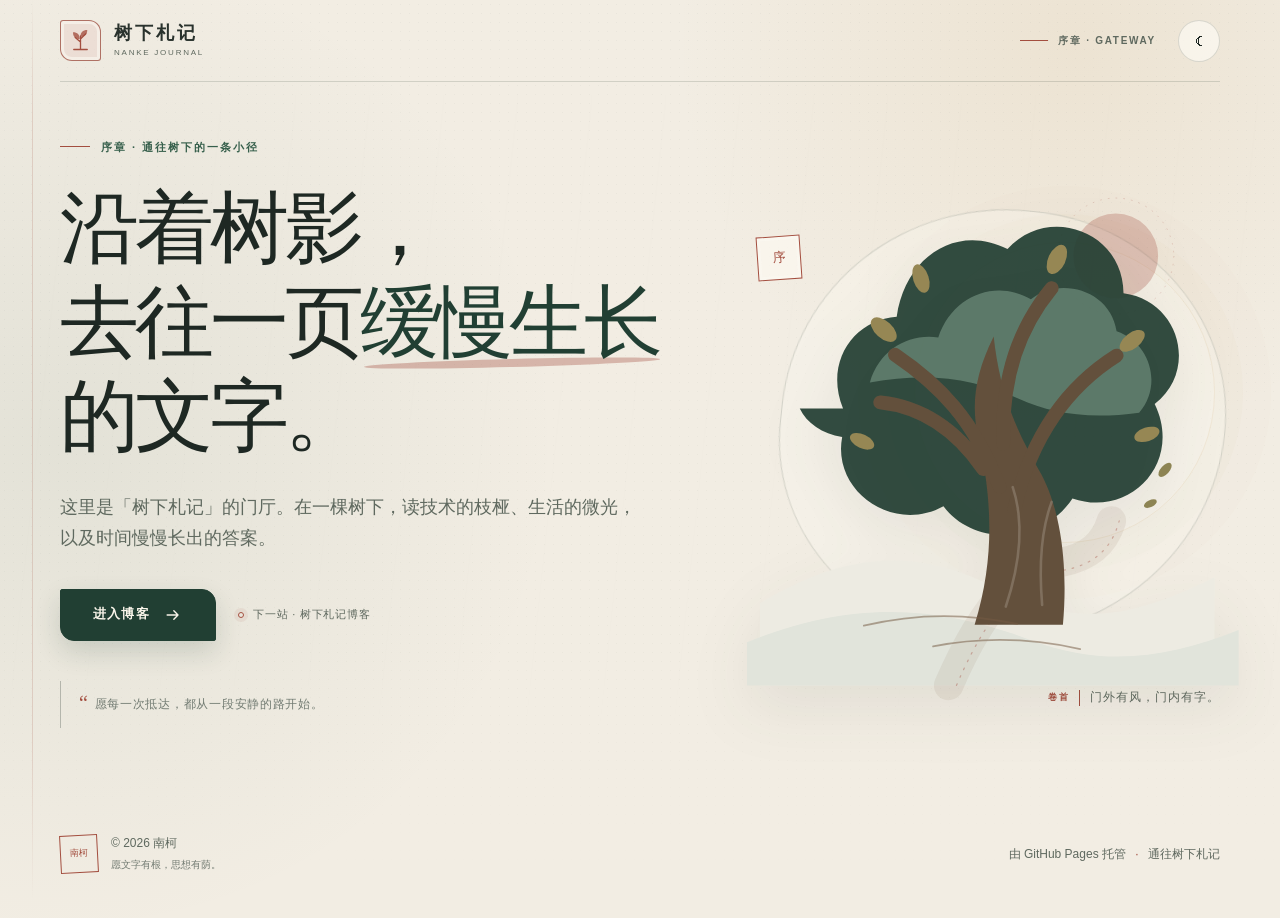
<file: index.html>
<!doctype html>
<html lang="zh-CN">
<head>
  <meta charset="utf-8">
  <meta name="viewport" content="width=device-width, initial-scale=1">
  <meta name="description" content="树下札记的序章——沿着树影，去往一页缓慢生长的文字。">
  <meta name="theme-color" content="#f2ede3" data-theme-color>
  <meta property="og:title" content="树下札记 · 序章">
  <meta property="og:description" content="沿着树影，去往一页缓慢生长的文字。">
  <meta property="og:type" content="website">
  <meta property="og:site_name" content="树下札记">
  <link rel="canonical" href="https://lis0105.github.io/">
  <link rel="icon" href="./assets/favicon.svg" type="image/svg+xml">
  <script>
    try {
      const savedTheme = localStorage.getItem('gateway-theme');
      document.documentElement.dataset.theme = savedTheme || (matchMedia('(prefers-color-scheme: dark)').matches ? 'dark' : 'light');
    } catch (_) {}
  </script>
  <link rel="stylesheet" href="./assets/gateway.css">
  <title>树下札记 · 序章</title>
</head>
<body>
  <a class="skip-link" href="#main">跳到正文</a>

  <header class="site-header">
    <nav class="nav" aria-label="序章导航">
      <a class="brand" href="#main" aria-label="树下札记序章首页">
        <span class="brand-mark" aria-hidden="true">
          <svg viewBox="0 0 36 36">
            <path d="M18 29V12m0 8-7-6m7 2 7-7M9 30h18"/>
            <path class="brand-leaf" d="M8 7c6 0 9 3 9 9-6 0-9-3-9-9Zm19-3c0 6-3 9-9 9 0-6 3-9 9-9Z"/>
          </svg>
        </span>
        <span class="brand-name">
          <strong>树下札记</strong>
          <small>NANKE JOURNAL</small>
        </span>
      </a>

      <div class="nav-tools">
        <span class="chapter-label"><i></i>序章 · GATEWAY</span>
        <button class="icon-button" type="button" data-theme-toggle aria-label="切换深浅色模式" aria-pressed="false">☾</button>
      </div>
    </nav>
  </header>

  <main id="main">
    <section class="gateway" aria-labelledby="gateway-title">
      <div class="gateway-copy">
        <p class="eyebrow"><span></span>序章 · 通往树下的一条小径</p>
        <h1 id="gateway-title">沿着树影，<br>去往一页<em>缓慢生长</em>的文字。</h1>
        <p class="lead">这里是「树下札记」的门厅。在一棵树下，读技术的枝桠、生活的微光，以及时间慢慢长出的答案。</p>

        <div class="gateway-actions">
          <a class="enter-button" data-enter href="http://37246c0e81.qicp.vip/" referrerpolicy="no-referrer">
            <span>进入博客</span>
            <svg viewBox="0 0 24 24" aria-hidden="true">
              <path d="M5 12h13m-5-5 5 5-5 5"/>
            </svg>
          </a>
          <span class="next-stop"><i aria-hidden="true"></i>下一站 · 树下札记博客</span>
        </div>

        <p class="quiet-note"><span>“</span>愿每一次抵达，都从一段安静的路开始。</p>
      </div>

      <figure class="gateway-tree">
        <span class="chapter-stamp" aria-hidden="true">序</span>
        <svg viewBox="0 0 540 600" aria-hidden="true">
          <circle class="tree-sun-ring" cx="419" cy="104" r="67"/>
          <circle class="tree-sun" cx="419" cy="104" r="49"/>
          <path class="tree-hill hill-back" d="M8 505c99-59 180-66 276-16 90 47 159 31 249-14v125H8Z"/>
          <path class="tree-hill" d="M-7 550c121-48 216-44 329-2 84 31 155 21 239-12v64H-7Z"/>
          <path class="path-shadow" d="M226 600c24-56 45-87 66-109 18-19 38-29 63-33 33-6 51-22 59-48"/>
          <path class="path-line" d="M235 600c23-53 43-82 63-102 18-18 37-27 60-31 35-6 56-24 65-57"/>
          <g class="tree-crown">
            <path class="crown-back" d="M104 280c-22-54 13-103 62-106 10-70 70-108 128-78 46-52 134-21 134 51 66 9 86 90 36 128 33 68-29 132-95 109-35 53-114 56-149 9-58 32-129-17-117-80-23-4-41-16-49-33Z"/>
            <path class="crown-light" d="M135 250c11-38 45-57 79-52 16-48 66-68 107-44 33-27 92-11 99 37 40 14 53 63 26 94-58 8-102 1-139-16-51-24-105-31-172-19Z"/>
          </g>
          <g class="tree-wood">
            <path class="tree-trunk" d="M256 530c25-81 19-152 4-217-8-36-4-72 18-116 8 72 29 113 55 159 23 43 31 107 25 174Z"/>
            <path class="tree-branch" d="M285 371c-30-79-71-119-121-153M302 397c19-87 64-144 118-178M289 321c-2-79 19-135 56-180M266 350c-33-48-72-72-119-77"/>
            <path class="tree-grain" d="M292 509c18-54 21-99 8-138m34 136c-4-48-1-87 11-119"/>
          </g>
          <g class="leaves">
            <ellipse cx="151" cy="189" rx="10" ry="18" transform="rotate(-48 151 189)"/>
            <ellipse cx="194" cy="130" rx="9" ry="17" transform="rotate(-18 194 130)"/>
            <ellipse cx="351" cy="108" rx="10" ry="18" transform="rotate(25 351 108)"/>
            <ellipse cx="438" cy="202" rx="9" ry="17" transform="rotate(52 438 202)"/>
            <ellipse cx="455" cy="310" rx="8" ry="15" transform="rotate(72 455 310)"/>
            <ellipse cx="126" cy="318" rx="8" ry="15" transform="rotate(-65 126 318)"/>
          </g>
          <g class="drifting-leaves">
            <ellipse cx="476" cy="351" rx="5" ry="10" transform="rotate(42 476 351)"/>
            <ellipse cx="459" cy="390" rx="4" ry="8" transform="rotate(65 459 390)"/>
          </g>
          <path class="tree-ground-line" d="M128 531c58-14 117-15 177-2m-97 26c56-11 112-10 170 3"/>
        </svg>
        <figcaption><span>卷首</span>门外有风，门内有字。</figcaption>
      </figure>
    </section>

  </main>

  <footer class="site-footer">
    <div class="footer-sign">
      <span class="footer-ring" aria-hidden="true">南柯</span>
      <span>© 2026 南柯<br><small>愿文字有根，思想有荫。</small></span>
    </div>
    <span class="footer-note">由 GitHub Pages 托管 <i>·</i> 通往树下札记</span>
  </footer>

  <div class="departure" data-departure hidden aria-live="polite" aria-label="正在前往博客">
    <div class="departure-mark" aria-hidden="true">
      <svg viewBox="0 0 36 36">
        <path d="M18 29V12m0 8-7-6m7 2 7-7M9 30h18"/>
        <path class="brand-leaf" d="M8 7c6 0 9 3 9 9-6 0-9-3-9-9Zm19-3c0 6-3 9-9 9 0-6 3-9 9-9Z"/>
      </svg>
    </div>
    <p>正沿着树影前行…</p>
  </div>

  <noscript>
    <p class="noscript-note">JavaScript 已关闭，仍可使用“进入博客”按钮正常访问博客。</p>
  </noscript>
  <script src="./assets/gateway.js" defer></script>
</body>
</html>
</file>
<file: assets/gateway.css>
:root {
  color-scheme: light;
  --bg: #f2ede3;
  --paper: #fbf8f0;
  --paper-warm: #f6efe2;
  --surface: rgba(251, 248, 240, .78);
  --surface-solid: #fbf8f0;
  --text: #29322d;
  --ink: #1e2823;
  --muted: #5f695f;
  --faint: #737c73;
  --line: rgba(39, 55, 46, .16);
  --line-strong: rgba(39, 55, 46, .28);
  --green: #365f4b;
  --green-deep: #213f33;
  --green-soft: #dfe7dd;
  --moss: #5d6d59;
  --bark: #765b43;
  --vermilion: #a34e3f;
  --vermilion-soft: #ead8d0;
  --gold: #c39a58;
  --solid-bg: #213f33;
  --on-solid: #f8f4e9;
  --shadow: 0 22px 58px rgba(44, 55, 47, .09);
  --serif: "Source Han Serif SC", "Noto Serif CJK SC", "Noto Serif SC", "Songti SC", STSong, SimSun, serif;
  --sans: ui-sans-serif, -apple-system, BlinkMacSystemFont, "Segoe UI", "Noto Sans SC", "PingFang SC", "Microsoft YaHei", sans-serif;
  --content: 1160px;
}

[data-theme="dark"] {
  color-scheme: dark;
  --bg: #101713;
  --paper: #171f1a;
  --paper-warm: #1c261f;
  --surface: rgba(23, 31, 26, .82);
  --surface-solid: #171f1a;
  --text: #e6e7df;
  --ink: #f1efe6;
  --muted: #abb1aa;
  --faint: #879087;
  --line: rgba(225, 231, 222, .14);
  --line-strong: rgba(225, 231, 222, .25);
  --green: #8eae95;
  --green-deep: #b6cbb7;
  --green-soft: #293b2f;
  --moss: #aeb8a5;
  --bark: #bc9471;
  --vermilion: #d27b68;
  --vermilion-soft: #422d29;
  --gold: #d4b06d;
  --solid-bg: #315b45;
  --on-solid: #fbf8ef;
  --shadow: 0 24px 64px rgba(0, 0, 0, .26);
}

* { box-sizing: border-box; }
html { scroll-behavior: smooth; }

body {
  min-height: 100vh;
  min-height: 100svh;
  margin: 0;
  overflow-x: hidden;
  background:
    radial-gradient(circle at 84% 5%, color-mix(in srgb, var(--gold) 12%, transparent) 0, transparent 25rem),
    radial-gradient(circle at 5% 48%, color-mix(in srgb, var(--green) 8%, transparent) 0, transparent 31rem),
    var(--bg);
  color: var(--text);
  font-family: var(--sans);
  line-height: 1.75;
  transition: background-color .25s ease, color .25s ease;
}

body::before {
  position: fixed;
  z-index: -1;
  inset: 0;
  content: "";
  pointer-events: none;
  opacity: .27;
  background-image:
    radial-gradient(color-mix(in srgb, var(--ink) 13%, transparent) .55px, transparent .7px),
    linear-gradient(96deg, transparent 0 49%, color-mix(in srgb, var(--ink) 2.6%, transparent) 50%, transparent 51%);
  background-position: 0 0, 0 0;
  background-size: 9px 9px, 74px 100%;
  mask-image: linear-gradient(to bottom, #000 0, rgba(0, 0, 0, .82) 72%, transparent 100%);
}

body::after {
  position: fixed;
  z-index: -1;
  top: 0;
  bottom: 0;
  left: clamp(10px, 2.5vw, 34px);
  width: 1px;
  content: "";
  pointer-events: none;
  background: linear-gradient(to bottom, transparent, color-mix(in srgb, var(--vermilion) 18%, transparent) 13%, color-mix(in srgb, var(--vermilion) 18%, transparent) 82%, transparent);
}

a { color: inherit; text-decoration: none; }
button { font: inherit; }
svg { max-width: 100%; }
[hidden] { display: none !important; }
::selection { background: color-mix(in srgb, var(--vermilion) 24%, transparent); }

:focus-visible {
  outline: 2px solid var(--vermilion);
  outline-offset: 4px;
}

.skip-link {
  position: fixed;
  z-index: 100;
  top: 8px;
  left: 8px;
  padding: 8px 12px;
  border-radius: 4px;
  background: var(--ink);
  color: var(--paper);
  transform: translateY(-160%);
  transition: transform .2s ease;
}

.skip-link:focus { transform: translateY(0); }

.site-header {
  position: relative;
  z-index: 20;
}

.nav {
  width: min(calc(100% - 40px), var(--content));
  height: 82px;
  display: flex;
  align-items: center;
  justify-content: space-between;
  margin: auto;
  border-bottom: 1px solid var(--line);
}

.brand {
  display: inline-flex;
  align-items: center;
  gap: 13px;
}

.brand-mark {
  width: 41px;
  height: 41px;
  display: grid;
  flex: 0 0 auto;
  place-items: center;
  border: 1px solid color-mix(in srgb, var(--vermilion) 70%, var(--line));
  border-radius: 3px 12px 3px 12px;
  background: color-mix(in srgb, var(--vermilion-soft) 72%, transparent);
  color: var(--vermilion);
  box-shadow: inset 0 0 0 3px color-mix(in srgb, var(--paper) 60%, transparent);
}

.brand-mark svg { width: 27px; overflow: visible; }
.brand-mark path,
.departure-mark path {
  fill: none;
  stroke: currentColor;
  stroke-width: 1.75;
  stroke-linecap: round;
  stroke-linejoin: round;
}

.brand-mark .brand-leaf,
.departure-mark .brand-leaf {
  fill: currentColor;
  stroke: none;
  opacity: .78;
}

.brand-name { display: grid; line-height: 1.05; }
.brand-name strong {
  font-family: var(--serif);
  font-size: 18px;
  font-weight: 650;
  letter-spacing: .17em;
}
.brand-name small {
  margin-top: 6px;
  color: var(--muted);
  font-size: 8px;
  letter-spacing: .22em;
}

.nav-tools { display: flex; align-items: center; gap: 22px; }
.chapter-label {
  display: inline-flex;
  align-items: center;
  gap: 10px;
  color: var(--muted);
  font-size: 10px;
  font-weight: 700;
  letter-spacing: .17em;
}
.chapter-label i {
  width: 28px;
  height: 1px;
  background: var(--vermilion);
}

.icon-button {
  width: 42px;
  height: 42px;
  display: grid;
  flex: 0 0 auto;
  place-items: center;
  border: 1px solid var(--line);
  border-radius: 50%;
  background: var(--surface);
  color: var(--ink);
  cursor: pointer;
  transition: border-color .2s ease, color .2s ease, transform .2s ease;
}

.icon-button:hover {
  border-color: var(--vermilion);
  color: var(--vermilion);
  transform: rotate(8deg);
}

main,
.site-footer {
  width: min(calc(100% - 40px), var(--content));
  margin-right: auto;
  margin-left: auto;
}

.gateway {
  position: relative;
  min-height: min(720px, calc(100svh - 82px));
  display: grid;
  grid-template-columns: minmax(0, 1.08fr) minmax(350px, .82fr);
  align-items: center;
  gap: clamp(30px, 6vw, 84px);
  padding: 48px 0 58px;
}

.gateway-copy {
  position: relative;
  z-index: 2;
  min-width: 0;
  padding-bottom: 8px;
}

.eyebrow {
  margin: 0 0 24px;
  color: var(--green);
  font-size: 11px;
  font-weight: 720;
  letter-spacing: .18em;
}

.eyebrow > span {
  width: 30px;
  height: 1px;
  display: inline-block;
  margin: 0 11px 4px 0;
  background: var(--vermilion);
}

.gateway h1 {
  max-width: 750px;
  margin: 0;
  color: var(--ink);
  font-family: var(--serif);
  font-size: clamp(51px, 6.3vw, 79px);
  font-weight: 520;
  line-height: 1.19;
  letter-spacing: -.052em;
}

.gateway h1 em {
  position: relative;
  z-index: 0;
  color: var(--green-deep);
  font-style: normal;
  white-space: nowrap;
}

.gateway h1 em::after {
  position: absolute;
  z-index: -1;
  right: -.02em;
  bottom: -.01em;
  left: .06em;
  height: .1em;
  content: "";
  border-radius: 50%;
  background: color-mix(in srgb, var(--vermilion) 35%, transparent);
  transform: rotate(-1.5deg);
}

.lead {
  max-width: 585px;
  margin: 28px 0 0;
  color: var(--muted);
  font-family: var(--serif);
  font-size: clamp(16px, 1.65vw, 18px);
}

.gateway-actions {
  display: flex;
  flex-wrap: wrap;
  align-items: center;
  gap: 18px 22px;
  margin-top: 34px;
}

.enter-button {
  min-width: 156px;
  min-height: 52px;
  display: inline-flex;
  align-items: center;
  justify-content: center;
  gap: 13px;
  padding: 0 22px;
  border: 1px solid var(--solid-bg);
  border-radius: 2px 14px 2px 14px;
  background: var(--solid-bg);
  box-shadow: 0 11px 26px color-mix(in srgb, var(--solid-bg) 16%, transparent);
  color: var(--on-solid);
  font-size: 13px;
  font-weight: 680;
  letter-spacing: .08em;
  transition: transform .22s ease, background-color .22s ease, box-shadow .22s ease;
}

.enter-button svg {
  width: 20px;
  fill: none;
  stroke: currentColor;
  stroke-width: 1.7;
  stroke-linecap: round;
  stroke-linejoin: round;
  transition: transform .22s ease;
}

.enter-button:hover {
  background: color-mix(in srgb, var(--solid-bg) 88%, black);
  box-shadow: 0 15px 34px color-mix(in srgb, var(--solid-bg) 21%, transparent);
  transform: translateY(-2px);
}
.enter-button:hover svg { transform: translateX(5px); }

.next-stop {
  display: inline-flex;
  align-items: center;
  gap: 9px;
  color: var(--muted);
  font-size: 11px;
  letter-spacing: .07em;
}
.next-stop i {
  width: 6px;
  height: 6px;
  border: 1px solid var(--vermilion);
  border-radius: 50%;
  box-shadow: 0 0 0 4px color-mix(in srgb, var(--vermilion) 8%, transparent);
}

.quiet-note {
  max-width: 490px;
  margin: 40px 0 0;
  padding: 13px 0 13px 18px;
  border-left: 1px solid var(--line-strong);
  color: var(--faint);
  font-family: var(--serif);
  font-size: 12px;
  letter-spacing: .06em;
}
.quiet-note span {
  margin-right: 6px;
  color: var(--vermilion);
  font-family: Georgia, serif;
  font-size: 20px;
  line-height: 0;
  vertical-align: -.14em;
}

.gateway-tree {
  position: relative;
  width: 100%;
  min-width: 0;
  max-width: 475px;
  justify-self: end;
  align-self: center;
  margin: 0;
}

.gateway-tree::before {
  position: absolute;
  z-index: -1;
  inset: 8% -1% 13% 6%;
  content: "";
  border: 1px solid var(--line);
  border-radius: 52% 48% 54% 46%;
  background: color-mix(in srgb, var(--paper) 35%, transparent);
  transform: rotate(6deg);
}

.gateway-tree::after {
  position: absolute;
  z-index: -2;
  top: 14%;
  right: 1%;
  width: 64%;
  aspect-ratio: 1;
  content: "";
  border: 1px solid color-mix(in srgb, var(--gold) 20%, transparent);
  border-radius: 50%;
  box-shadow:
    0 0 0 28px color-mix(in srgb, var(--gold) 3%, transparent),
    0 0 0 56px color-mix(in srgb, var(--gold) 2%, transparent);
}

.gateway-tree > svg {
  width: 100%;
  display: block;
  overflow: visible;
  filter: drop-shadow(0 22px 30px rgba(38, 55, 44, .08));
}

.chapter-stamp {
  position: absolute;
  z-index: 4;
  top: 13%;
  left: 1%;
  width: 44px;
  height: 44px;
  display: grid;
  place-items: center;
  border: 1px solid var(--vermilion);
  background: color-mix(in srgb, var(--paper) 76%, transparent);
  color: var(--vermilion);
  font-family: var(--serif);
  font-size: 13px;
  box-shadow: inset 0 0 0 3px color-mix(in srgb, var(--paper) 68%, transparent);
  transform: rotate(-4deg);
}

.tree-sun-ring {
  fill: none;
  stroke: color-mix(in srgb, var(--vermilion) 22%, transparent);
  stroke-width: 1;
  stroke-dasharray: 2 7;
  transform-origin: 419px 104px;
  animation: sun-ring 30s linear infinite;
}
.tree-sun { fill: color-mix(in srgb, var(--vermilion) 28%, transparent); }
.tree-hill { fill: color-mix(in srgb, var(--green) 13%, var(--paper)); }
.hill-back { fill: color-mix(in srgb, var(--moss) 9%, var(--paper)); }
.crown-back { fill: color-mix(in srgb, var(--green-deep) 90%, var(--ink)); opacity: .92; }
.crown-light { fill: color-mix(in srgb, var(--green) 72%, var(--paper)); opacity: .72; }
.tree-trunk { fill: color-mix(in srgb, var(--bark) 78%, var(--ink)); }
.tree-branch {
  fill: none;
  stroke: color-mix(in srgb, var(--bark) 78%, var(--ink));
  stroke-width: 16;
  stroke-linecap: round;
  stroke-linejoin: round;
}
.tree-grain {
  fill: none;
  stroke: color-mix(in srgb, var(--paper) 45%, transparent);
  stroke-width: 3;
  stroke-linecap: round;
  opacity: .4;
}
.leaves {
  fill: color-mix(in srgb, var(--gold) 68%, var(--green));
  transform-origin: 280px 250px;
  animation: canopy 8s ease-in-out infinite alternate;
}
.tree-crown {
  transform-origin: 280px 270px;
  animation: canopy 11s ease-in-out infinite alternate;
}
.drifting-leaves {
  fill: color-mix(in srgb, var(--gold) 62%, var(--green));
  transform-origin: 470px 360px;
  animation: drifting 6s ease-in-out infinite alternate;
}
.tree-ground-line {
  fill: none;
  stroke: color-mix(in srgb, var(--bark) 52%, transparent);
  stroke-width: 2;
  stroke-linecap: round;
}
.path-shadow {
  fill: none;
  stroke: color-mix(in srgb, var(--bark) 9%, transparent);
  stroke-width: 34;
  stroke-linecap: round;
}
.path-line {
  fill: none;
  stroke: color-mix(in srgb, var(--vermilion) 38%, transparent);
  stroke-width: 1.4;
  stroke-dasharray: 2 8;
  stroke-linecap: round;
}

.gateway-tree figcaption {
  display: flex;
  align-items: center;
  justify-content: flex-end;
  gap: 10px;
  margin: 2px 0 0;
  color: var(--muted);
  font-family: var(--serif);
  font-size: 12px;
  letter-spacing: .08em;
}
.gateway-tree figcaption span {
  padding-right: 10px;
  border-right: 1px solid var(--vermilion);
  color: var(--vermilion);
  font-family: var(--sans);
  font-size: 9px;
  font-weight: 750;
  letter-spacing: .18em;
}

@keyframes canopy {
  from { transform: rotate(-.55deg) translateX(-1px); }
  to { transform: rotate(.7deg) translateX(2px); }
}
@keyframes drifting {
  from { transform: translate(0, -2px) rotate(-3deg); opacity: .55; }
  to { transform: translate(10px, 14px) rotate(9deg); opacity: .95; }
}
@keyframes sun-ring { to { transform: rotate(360deg); } }

.site-footer {
  display: flex;
  align-items: center;
  justify-content: space-between;
  gap: 24px;
  padding: 31px 0 43px;
  color: var(--muted);
  font-size: 12px;
}
.footer-sign { display: flex; align-items: center; gap: 13px; }
.footer-sign small { color: var(--faint); }
.footer-ring {
  width: 38px;
  height: 38px;
  display: grid;
  flex: 0 0 auto;
  place-items: center;
  border: 1px solid var(--vermilion);
  color: var(--vermilion);
  font-family: var(--serif);
  font-size: 9px;
  letter-spacing: .05em;
  transform: rotate(-3deg);
}
.footer-note i { margin: 0 6px; color: var(--vermilion); font-style: normal; }

.departure {
  position: fixed;
  z-index: 200;
  inset: 0;
  display: grid;
  align-content: center;
  justify-items: center;
  background: var(--bg);
  color: var(--green-deep);
  opacity: 0;
  pointer-events: none;
  transition: opacity .36s ease;
}
.departure.visible { opacity: 1; pointer-events: auto; }
.departure-mark {
  width: 58px;
  height: 58px;
  display: grid;
  place-items: center;
  border: 1px solid var(--vermilion);
  border-radius: 4px 18px 4px 18px;
  color: var(--vermilion);
  box-shadow: inset 0 0 0 4px color-mix(in srgb, var(--paper) 60%, transparent);
}
.departure-mark svg { width: 38px; }
.departure p {
  margin: 22px 0 0;
  font-family: var(--serif);
  font-size: 14px;
  letter-spacing: .12em;
}
.departure.visible .departure-mark { animation: departure-mark .7s ease-in-out infinite alternate; }
@keyframes departure-mark { to { transform: translateY(-5px); } }

.noscript-note {
  position: fixed;
  right: 12px;
  bottom: 12px;
  left: 12px;
  z-index: 90;
  margin: 0;
  padding: 10px 14px;
  border: 1px solid var(--line);
  background: var(--surface-solid);
  color: var(--muted);
  font-size: 12px;
  text-align: center;
}

@media (max-width: 980px) {
  .gateway {
    min-height: auto;
    grid-template-columns: 1fr;
    gap: 10px;
    padding-top: 66px;
  }
  .gateway-copy { max-width: 760px; }
  .gateway-tree {
    width: min(74vw, 450px);
    justify-self: center;
    margin-top: 2px;
  }
}

@media (max-width: 700px) {
  body::after { display: none; }
  .nav,
  main,
  .site-footer { width: min(calc(100% - 28px), var(--content)); }
  .nav { height: 70px; }
  .chapter-label { display: none; }
  .gateway { padding: 48px 0 40px; }
  .gateway h1 {
    font-size: clamp(43px, 13.4vw, 59px);
    line-height: 1.17;
  }
  .gateway h1 em { white-space: normal; }
  .lead { margin-top: 24px; }
  .quiet-note { margin-top: 30px; }
  .gateway-tree { width: min(92vw, 430px); }
  .site-footer { flex-direction: column; align-items: flex-start; padding-top: 22px; }
}

@media (max-width: 430px) {
  .brand { gap: 9px; }
  .brand-mark { width: 38px; height: 38px; }
  .brand-name strong { font-size: 15px; letter-spacing: .1em; }
  .brand-name small { display: none; }
  .icon-button { width: 44px; height: 44px; }
  .eyebrow { font-size: 9px; letter-spacing: .12em; }
  .eyebrow > span { width: 20px; margin-right: 7px; }
  .gateway-actions { align-items: stretch; }
  .enter-button { width: 100%; }
  .next-stop { justify-content: center; }
  .chapter-stamp { width: 38px; height: 38px; }
}

@media (prefers-reduced-motion: reduce) {
  *, *::before, *::after {
    scroll-behavior: auto !important;
    animation-duration: .01ms !important;
    animation-iteration-count: 1 !important;
    transition-duration: .01ms !important;
  }
}

@media print {
  :root,
  [data-theme="dark"] {
    --bg: #fff;
    --paper: #fff;
    --surface: #fff;
    --text: #111;
    --ink: #111;
    --muted: #444;
    --line: rgba(0, 0, 0, .18);
    --line-strong: rgba(0, 0, 0, .3);
    --green: #294d3b;
    --green-deep: #213f33;
    --vermilion: #873b30;
  }
  body { background: #fff; }
  body::before,
  body::after,
  .icon-button,
  .departure { display: none !important; }
  .gateway { min-height: auto; }
}
</file>
